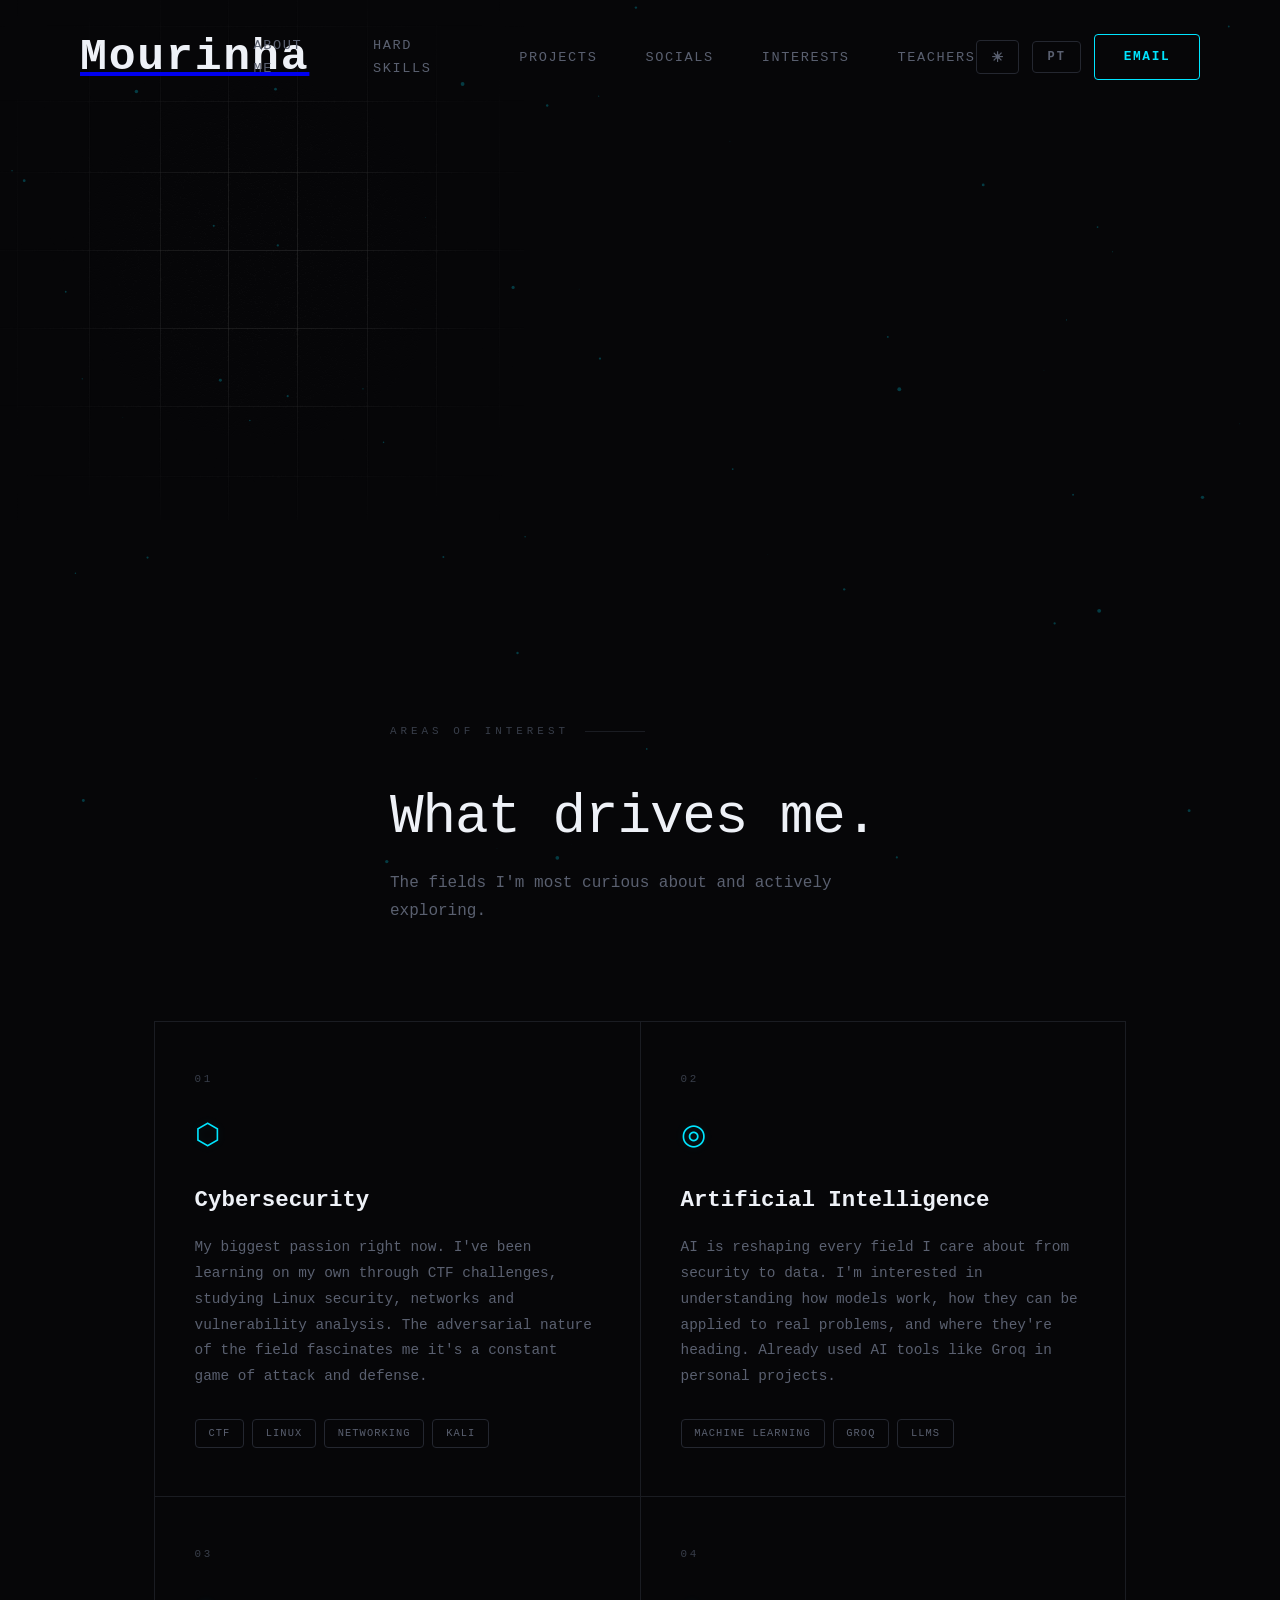
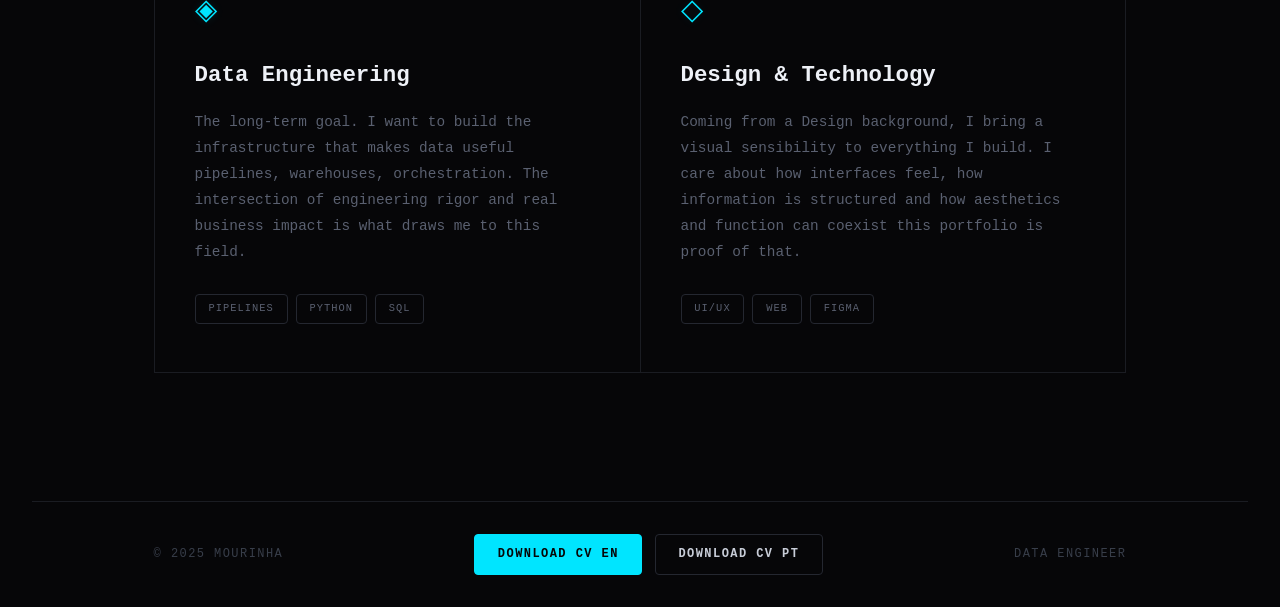
<file: interests.html>
<!DOCTYPE html>
<html lang="en">
<head>
    <meta charset="UTF-8">
    <meta name="viewport" content="width=device-width, initial-scale=1.0">
    <title>Interests Mourinha</title>
    <link rel="stylesheet" href="style.css">
    <link rel="icon" href="favicon.png">
        <script>(function(){var t=localStorage.getItem("mourinha_theme");var l=localStorage.getItem("mourinha_lang");if(t==="light")document.documentElement.setAttribute("data-theme","light");if(l)document.documentElement.setAttribute("lang",l);}());</script>
</head>
<body>
    <img class="image-gradient" src="gradient.png" alt="gradient">
    <div class="layer-blur"></div>
    <div class="container">
        <header>
            <a href="index.html"><h1 class="logo">Mourinha</h1></a>
            <nav>
                <a href="index.html#about"    data-i18n="nav.about">About Me</a>
                <a href="index.html#skills"   data-i18n="nav.skills">Hard Skills</a>
                <a href="index.html#projects" data-i18n="nav.projects">Projects</a>
                <a href="index.html#socials"  data-i18n="nav.socials">Socials</a>
                <a href="interests.html" class="active" data-i18n="nav.interests">Interests</a>
                <a href="teachers.html" data-i18n="nav.teachers">Teachers</a>
            </nav>
            <div class="header-actions">
                <button class="theme-toggle" id="themeToggle">☀</button>
                <button class="lang-toggle" id="langToggle">PT</button>
                <a class="btn-signing" href="mailto:jpsm3@cesar.school">EMAIL</a>
            </div>
        </header>

        <main class="subpage-main">
            <section class="subpage-hero reveal">
                <div class="section-label" data-i18n="interests.label">Areas of Interest</div>
                <h1 data-i18n="interests.title">What drives me.</h1>
                <p data-i18n="interests.subtitle">The fields I'm most curious about and actively exploring.</p>
            </section>

            <section class="interests-section">
                <div class="section-inner">
                    <div class="interests-grid">

                        <article class="interest-card reveal">
                            <div class="interest-number">01</div>
                            <div class="interest-icon">⬡</div>
                            <h2 data-i18n="interests.cyber.title">Cybersecurity</h2>
                            <p data-i18n="interests.cyber.desc">My biggest passion right now. I've been learning on my own through CTF challenges, studying Linux security, networks and vulnerability analysis. The adversarial nature of the field fascinates me it's a constant game of attack and defense.</p>
                            <div class="interest-tags">
                                <span>CTF</span><span>Linux</span><span>Networking</span><span>Kali</span>
                            </div>
                        </article>

                        <article class="interest-card reveal">
                            <div class="interest-number">02</div>
                            <div class="interest-icon">◎</div>
                            <h2 data-i18n="interests.ai.title">Artificial Intelligence</h2>
                            <p data-i18n="interests.ai.desc">AI is reshaping every field I care about from security to data. I'm interested in understanding how models work, how they can be applied to real problems, and where they're heading. Already used AI tools like Groq in personal projects.</p>
                            <div class="interest-tags">
                                <span>Machine Learning</span><span>Groq</span><span>LLMs</span>
                            </div>
                        </article>

                        <article class="interest-card reveal">
                            <div class="interest-number">03</div>
                            <div class="interest-icon">◈</div>
                            <h2 data-i18n="interests.data.title">Data Engineering</h2>
                            <p data-i18n="interests.data.desc">The long-term goal. I want to build the infrastructure that makes data useful pipelines, warehouses, orchestration. The intersection of engineering rigor and real business impact is what draws me to this field.</p>
                            <div class="interest-tags">
                                <span>Pipelines</span><span>Python</span><span>SQL</span>
                            </div>
                        </article>

                        <article class="interest-card reveal">
                            <div class="interest-number">04</div>
                            <div class="interest-icon">◇</div>
                            <h2 data-i18n="interests.design.title">Design & Technology</h2>
                            <p data-i18n="interests.design.desc">Coming from a Design background, I bring a visual sensibility to everything I build. I care about how interfaces feel, how information is structured and how aesthetics and function can coexist this portfolio is proof of that.</p>
                            <div class="interest-tags">
                                <span>UI/UX</span><span>Web</span><span>Figma</span>
                            </div>
                        </article>

                    </div>
                </div>
            </section>

            <footer class="site-footer">
                <span>© 2025 Mourinha</span>
                <div class="footer-cv">
                    <a href="Curriculo_em_ingles.pdf" download class="cv-btn" data-i18n="footer.cv_en">Download CV EN</a>
                    <a href="Curriculo_em_portugues.pdf" download class="cv-btn" data-i18n="footer.cv_pt">Download CV PT</a>
                </div>
                <span data-i18n="footer.role">Data Engineer</span>
            </footer>
        </main>
    </div>
    <script src="script.js"></script>
</body>
</html>
</file>
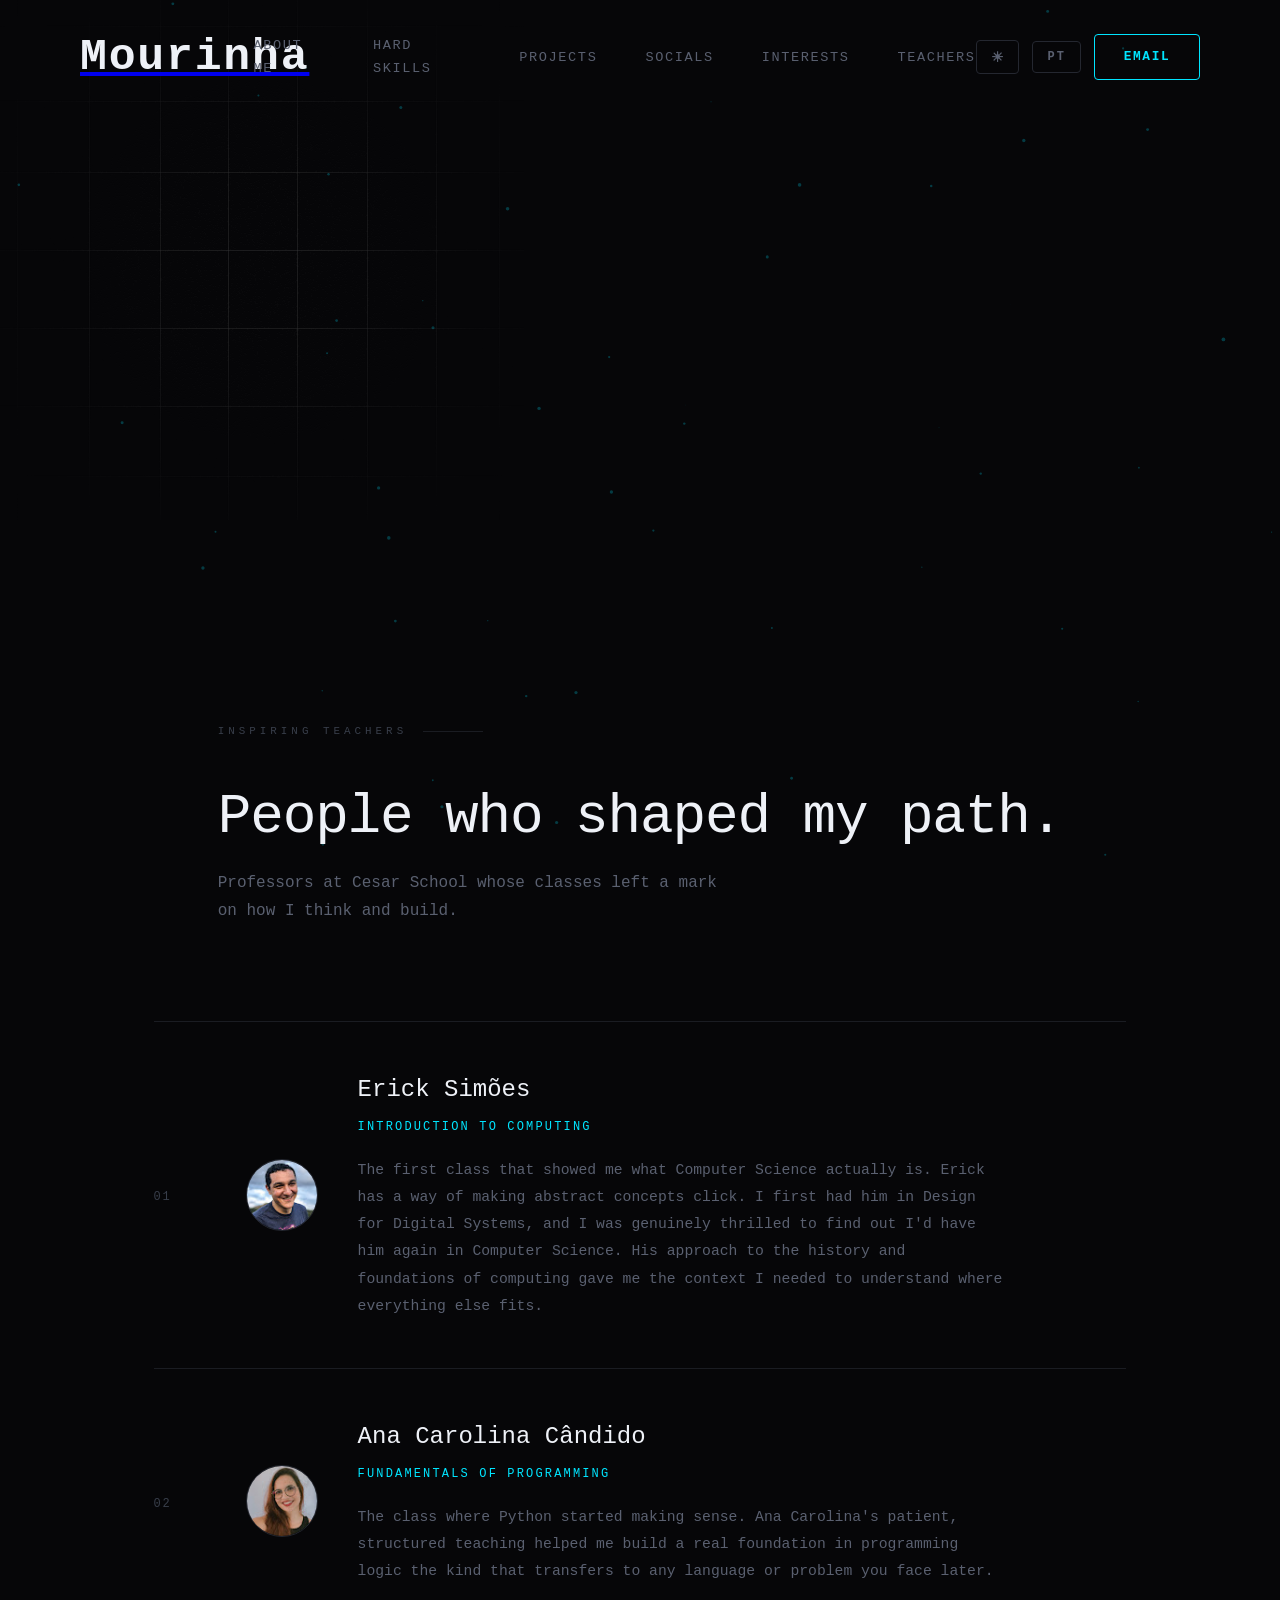
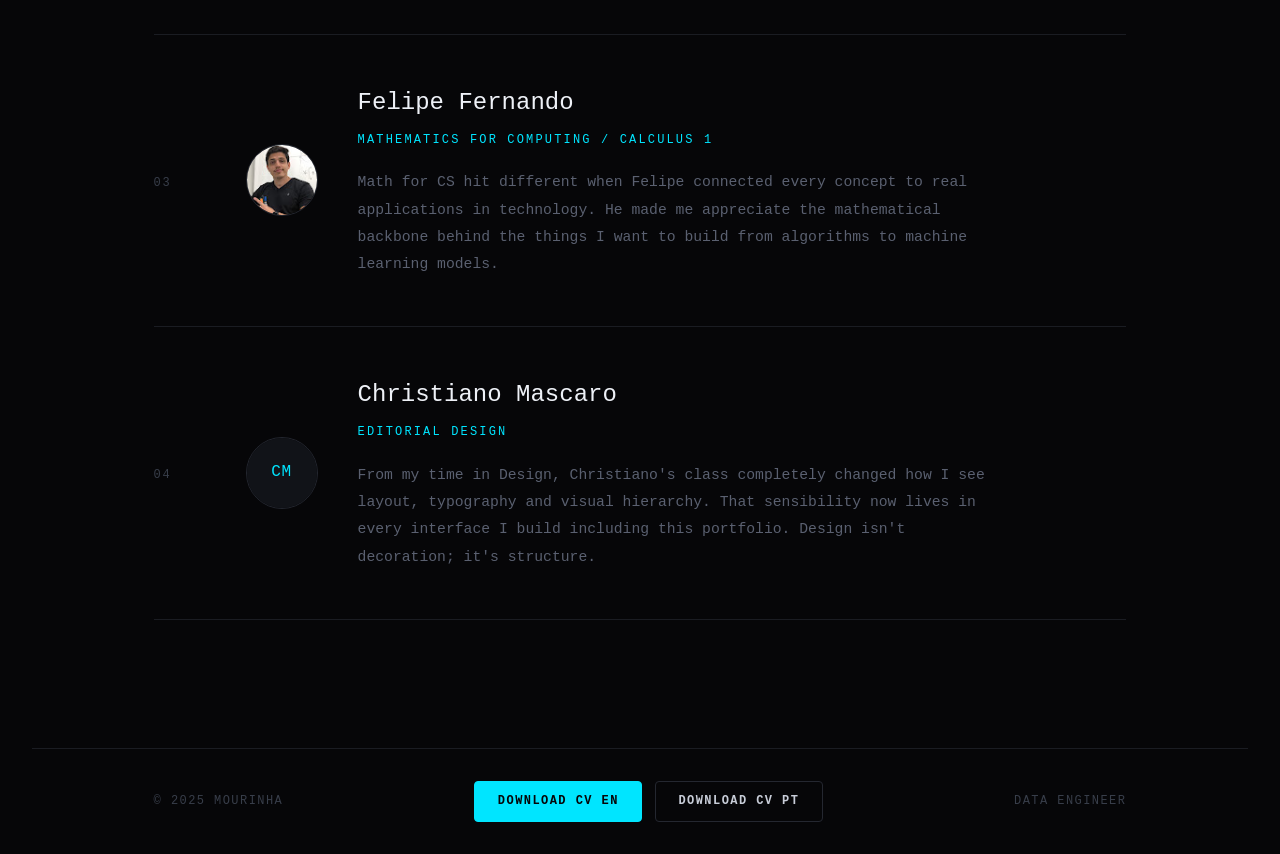
<file: teachers.html>
<!DOCTYPE html>
<html lang="en">
<head>
    <meta charset="UTF-8">
    <meta name="viewport" content="width=device-width, initial-scale=1.0">
    <title>Teachers Mourinha</title>
    <link rel="stylesheet" href="style.css">
    <link rel="icon" href="favicon.png">
        <script>(function(){var t=localStorage.getItem("mourinha_theme");var l=localStorage.getItem("mourinha_lang");if(t==="light")document.documentElement.setAttribute("data-theme","light");if(l)document.documentElement.setAttribute("lang",l);}());</script>
</head>
<body>
    <img class="image-gradient" src="gradient.png" alt="gradient">
    <div class="layer-blur"></div>
    <div class="container">
        <header>
            <a href="index.html"><h1 class="logo">Mourinha</h1></a>
            <nav>
                <a href="index.html#about"    data-i18n="nav.about">About Me</a>
                <a href="index.html#skills"   data-i18n="nav.skills">Hard Skills</a>
                <a href="index.html#projects" data-i18n="nav.projects">Projects</a>
                <a href="index.html#socials"  data-i18n="nav.socials">Socials</a>
                <a href="interests.html" data-i18n="nav.interests">Interests</a>
                <a href="teachers.html" class="active" data-i18n="nav.teachers">Teachers</a>
            </nav>
            <div class="header-actions">
                <button class="theme-toggle" id="themeToggle">☀</button>
                <button class="lang-toggle" id="langToggle">PT</button>
                <a class="btn-signing" href="mailto:jpsm3@cesar.school">EMAIL</a>
            </div>
        </header>

        <main class="subpage-main">
            <section class="subpage-hero reveal">
                <div class="section-label" data-i18n="teachers.label">Inspiring Teachers</div>
                <h1 data-i18n="teachers.title">People who shaped my path.</h1>
                <p data-i18n="teachers.subtitle">Professors at Cesar School whose classes left a mark on how I think and build.</p>
            </section>

            <section class="teachers-section">
                <div class="section-inner">
                    <div class="teachers-list">

                        <article class="teacher-card reveal">
                            <div class="teacher-number">01</div>
                            <div class="teacher-photo">
                                <img src="[data-uri]" alt="Erick Simões">
                            </div>
                            <div class="teacher-body">
                                <h2>Erick Simões</h2>
                                <div class="teacher-subject" data-i18n="teachers.t1.subject">Introduction to Computing</div>
                                <p data-i18n="teachers.t1.desc">The first class that showed me what Computer Science actually is. Erick has a way of making abstract concepts click. I first had him in Design for Digital Systems, and I was genuinely thrilled to find out I'd have him again in Computer Science. His approach to the history and foundations of computing gave me the context I needed to understand where everything else fits.</p>
                            </div>
                        </article>

                        <article class="teacher-card reveal">
                            <div class="teacher-number">02</div>
                            <div class="teacher-photo">
                                <img src="[data-uri]" alt="Ana Carolina Cândido">
                            </div>
                            <div class="teacher-body">
                                <h2>Ana Carolina Cândido</h2>
                                <div class="teacher-subject" data-i18n="teachers.t2.subject">Fundamentals of Programming</div>
                                <p data-i18n="teachers.t2.desc">The class where Python started making sense. Ana Carolina's patient, structured teaching helped me build a real foundation in programming logic the kind that transfers to any language or problem you face later.</p>
                            </div>
                        </article>

                        <article class="teacher-card reveal">
                            <div class="teacher-number">03</div>
                            <div class="teacher-photo">
                                <img src="[data-uri]" alt="Felipe Fernando">
                            </div>
                            <div class="teacher-body">
                                <h2>Felipe Fernando</h2>
                                <div class="teacher-subject" data-i18n="teachers.t3.subject">Mathematics for Computing / Calculus 1</div>
                                <p data-i18n="teachers.t3.desc">Math for CS hit different when Felipe connected every concept to real applications in technology. He made me appreciate the mathematical backbone behind the things I want to build from algorithms to machine learning models.</p>
                            </div>
                        </article>

                        <article class="teacher-card reveal">
                            <div class="teacher-number">04</div>
                            <div class="teacher-photo teacher-photo-avatar">
                                <div class="teacher-avatar">CM</div>
                            </div>
                            <div class="teacher-body">
                                <h2>Christiano Mascaro</h2>
                                <div class="teacher-subject" data-i18n="teachers.t4.subject">Editorial Design</div>
                                <p data-i18n="teachers.t4.desc">From my time in Design, Christiano's class completely changed how I see layout, typography and visual hierarchy. That sensibility now lives in every interface I build including this portfolio. Design isn't decoration; it's structure.</p>
                            </div>
                        </article>

                    </div>
                </div>
            </section>

            <footer class="site-footer">
                <span>© 2025 Mourinha</span>
                <div class="footer-cv">
                    <a href="Curriculo_em_ingles.pdf" download class="cv-btn" data-i18n="footer.cv_en">Download CV EN</a>
                    <a href="Curriculo_em_portugues.pdf" download class="cv-btn" data-i18n="footer.cv_pt">Download CV PT</a>
                </div>
                <span data-i18n="footer.role">Data Engineer</span>
            </footer>
        </main>
    </div>
    <script src="script.js"></script>
</body>
</html>
</file>
<file: style.css>
* {
    margin: 0;
    padding: 0;
    box-sizing: border-box;
}

:root {
    --bg:        #060608;
    --bg2:       #0b0c0f;
    --bg3:       #111318;
    --border:    #1a1c22;
    --border2:   #242730;
    --text:      #c8cdd8;
    --text-dim:  #5a6070;
    --text-mute: #383e4a;
    --accent:    #00e5ff;
    --accent2:   #0099cc;
    --accent-glow: rgba(0, 229, 255, 0.12);
    --red:       #e8192c;
    --white:     #eef1f7;
}

body {
    font-family: 'Courier New', 'Consolas', 'Menlo', monospace;
    background-color: var(--bg);
    color: var(--text);
    min-height: 100vh;
    line-height: 1.7;
    font-size: 16px;
    -webkit-font-smoothing: antialiased;
}

.scanlines {
    position: fixed;
    top: 0; left: 0;
    width: 100%; height: 100%;
    background: repeating-linear-gradient(
        0deg,
        transparent,
        transparent 2px,
        rgba(0, 0, 0, 0.04) 2px,
        rgba(0, 0, 0, 0.04) 4px
    );
    pointer-events: none;
    z-index: 9998;
}

.container {
    width: 100%;
    margin: 0 auto;
    padding: 0 2rem;
    position: relative;
}

header {
    display: flex;
    justify-content: space-between;
    align-items: center;
    padding: 1.2rem 5rem;
    position: fixed;
    top: 0; left: 0;
    width: 100%;
    z-index: 999;
    transition: background-color 0.3s ease;
}

header.scrolled {
    background-color: rgba(6, 6, 8, 0.92);
    backdrop-filter: blur(16px);
    border-bottom: 1px solid var(--border);
}

header h1 {
    margin: 0;
    font-size: 2.8rem;
    font-weight: 700;
    color: var(--white);
    letter-spacing: 0.04em;
    font-family: 'Courier New', monospace;
}

nav {
    display: flex;
    align-items: center;
    gap: 3rem;
    margin-left: -5%;
}

nav a {
    font-size: 0.85rem;
    letter-spacing: 0.1rem;
    transition: color 0.2s ease;
    text-decoration: none;
    color: var(--text-dim);
    text-transform: uppercase;
    font-family: 'Courier New', monospace;
}

nav a:hover, nav a.active {
    color: var(--accent);
    text-shadow: 0 0 8px var(--accent);
}

.header-actions {
    display: flex;
    align-items: center;
    gap: 0.8rem;
}

.lang-toggle {
    background: transparent;
    color: var(--text-dim);
    border: 1px solid var(--border2);
    padding: 0.5rem 0.9rem;
    border-radius: 4px;
    font-size: 0.75rem;
    font-weight: 600;
    letter-spacing: 0.12rem;
    cursor: pointer;
    transition: color 0.2s, border-color 0.2s;
    font-family: 'Courier New', monospace;
    text-transform: uppercase;
}

.lang-toggle:hover {
    color: var(--accent);
    border-color: var(--accent);
    box-shadow: 0 0 10px var(--accent-glow);
}

.btn-signing {
    display: inline-block;
    text-decoration: none;
    background-color: transparent;
    color: var(--accent);
    padding: 0.7rem 1.8rem;
    border-radius: 4px;
    border: 1px solid var(--accent);
    font-size: 0.8rem;
    font-weight: 600;
    letter-spacing: 0.1rem;
    transition: background-color 0.2s, box-shadow 0.2s;
    cursor: pointer;
    font-family: 'Courier New', monospace;
    text-transform: uppercase;
}

.btn-signing:hover {
    background-color: var(--accent-glow);
    box-shadow: 0 0 16px var(--accent-glow);
}

main {
    display: flex;
    flex-direction: column;
}

.hero-wrapper {
    position: relative;
    height: 100vh;
    overflow: hidden;
    display: flex;
    align-items: center;
}

.hero-wrapper::before {
    content: "";
    position: absolute;
    inset: 0;
    background-image:
        linear-gradient(var(--border) 1px, transparent 1px),
        linear-gradient(90deg, var(--border) 1px, transparent 1px);
    background-size: 60px 60px;
    opacity: 0.25;
    z-index: 0;
    pointer-events: none;
}

.hero-wrapper::after {
    content: "";
    position: absolute;
    bottom: 0; left: 0;
    width: 100%; height: 200px;
    background: linear-gradient(to bottom, transparent, var(--bg));
    z-index: 3;
    pointer-events: none;
}

.content {
    max-width: 42rem;
    margin-left: 10%;
    position: relative;
    z-index: 4;
    padding-top: 6rem;
}

.tag-box {
    position: relative;
    width: 18rem;
    height: 2.5rem;
    border-radius: 4px;
    background: linear-gradient(to right,
        var(--border2), var(--accent2), var(--accent),
        var(--accent2), var(--border2));
    background-size: 200%;
    animation: animationGradient 3s linear infinite;
    box-shadow: 0 0 20px rgba(0, 229, 255, 0.15);
}

@keyframes animationGradient {
    to { background-position: 200%; }
}

.tag-box .tag {
    position: absolute;
    inset: 1px;
    background-color: var(--bg);
    border-radius: 3px;
    display: flex;
    align-items: center;
    justify-content: center;
    font-size: 0.72rem;
    letter-spacing: 0.25rem;
    font-weight: 600;
    color: var(--text-dim);
    transition: 0.3s ease;
    cursor: pointer;
    font-family: 'Courier New', monospace;
    text-transform: uppercase;
}

.tag-box .tag:hover { color: var(--accent); }

.content h1, .title {
    font-size: 3.6rem;
    font-weight: 700;
    letter-spacing: 0.04em;
    margin: 1.8rem 0;
    line-height: 1.15;
    color: var(--white);
    text-shadow: 0 0 40px rgba(0, 229, 255, 0.1);
    font-family: 'Courier New', monospace;
}

.cursor {
    animation: blink 1s step-end infinite;
    color: var(--accent);
}

@keyframes blink {
    0%, 100% { opacity: 1; }
    50%       { opacity: 0; }
}

.description {
    font-size: 1rem;
    line-height: 1.75;
    max-width: 34rem;
    color: var(--text-dim);
    font-family: 'Courier New', monospace;
}

.buttons {
    display: flex;
    gap: 1rem;
    margin-top: 2.5rem;
}

.btn-get-started {
    text-decoration: none;
    color: var(--text);
    border: 1px solid var(--border2);
    padding: 0.75rem 1.4rem;
    border-radius: 4px;
    font-size: 0.9rem;
    font-weight: 500;
    letter-spacing: 0.06em;
    transition: border-color 0.2s ease, color 0.2s ease, box-shadow 0.2s;
    font-family: 'Courier New', monospace;
}

.btn-get-started:hover {
    border-color: var(--accent);
    color: var(--accent);
    box-shadow: 0 0 12px var(--accent-glow);
}

.btn-signing-main {
    text-decoration: none;
    background-color: var(--accent);
    color: var(--bg);
    padding: 0.75rem 2.5rem;
    border-radius: 4px;
    font-size: 0.9rem;
    font-weight: 700;
    letter-spacing: 0.06em;
    transition: background-color 0.2s ease, box-shadow 0.2s;
    font-family: 'Courier New', monospace;
}

.btn-signing-main:hover {
    background-color: #33ecff;
    box-shadow: 0 0 20px rgba(0, 229, 255, 0.35);
}

.spotify-popup {
    position: absolute;
    right: 10%;
    top: 50%;
    transform: translateY(-50%);
    z-index: 5;
    background: rgba(10, 12, 16, 0.85);
    border: 1px solid var(--border2);
    border-radius: 20px;
    padding: 1.8rem 2rem 1.4rem;
    width: 420px;
    backdrop-filter: blur(20px);
    box-shadow:
        0 8px 40px rgba(0,0,0,0.6),
        0 0 0 1px rgba(0,229,255,0.04),
        inset 0 1px 0 rgba(255,255,255,0.04);
    animation: popupFloat 6s ease-in-out infinite;
    cursor: default;
    user-select: none;
}

@keyframes popupFloat {
    0%, 100% { transform: translateY(-50%); }
    50%       { transform: translateY(calc(-50% - 10px)); }
}

.spotify-popup-inner {
    display: flex;
    gap: 1.4rem;
    align-items: center;
    margin-bottom: 1rem;
}

.spotify-album-art {
    width: 90px;
    height: 90px;
    border-radius: 12px;
    border: 1px solid #3a0008;
    flex-shrink: 0;
    overflow: hidden;
    position: relative;
    background-image: url('[data-uri]');
    background-size: cover;
    background-position: center;
}

.spotify-rhcp-logo {
    display: none;
}

.spotify-info {
    flex: 1;
    min-width: 0;
}

.spotify-label {
    font-size: 0.65rem;
    letter-spacing: 0.2em;
    color: #1db954;
    text-transform: uppercase;
    margin-bottom: 0.3rem;
    font-family: 'Courier New', monospace;
}

.spotify-track {
    font-size: 1.15rem;
    font-weight: 700;
    color: var(--white);
    white-space: nowrap;
    overflow: hidden;
    text-overflow: ellipsis;
    font-family: 'Courier New', monospace;
    letter-spacing: 0.02em;
}

.spotify-artist {
    font-size: 0.88rem;
    color: var(--text-dim);
    margin-top: 0.2rem;
    font-family: 'Courier New', monospace;
}

.spotify-bar {
    height: 4px;
    background: var(--border2);
    border-radius: 2px;
    margin: 0.9rem 0 0.7rem;
    overflow: hidden;
}

.spotify-bar-fill {
    height: 100%;
    background: linear-gradient(to right, #1db954, #1ed760);
    border-radius: 2px;
    width: 0%;
    transition: width 0.1s linear;
}

.spotify-controls {
    display: flex;
    align-items: center;
    gap: 0.8rem;
}

.spotify-btn-ctrl {
    background: none;
    border: none;
    color: var(--text-dim);
    font-size: 1rem;
    cursor: pointer;
    padding: 0.25rem 0.4rem;
    border-radius: 4px;
    transition: color 0.2s;
    line-height: 1;
}

.spotify-btn-ctrl:hover { color: var(--white); }

.spotify-btn-play {
    background: #1db954;
    border: none;
    color: #000;
    font-size: 0.9rem;
    cursor: pointer;
    width: 36px;
    height: 36px;
    border-radius: 50%;
    display: flex;
    align-items: center;
    justify-content: center;
    transition: background 0.2s, transform 0.1s;
    line-height: 1;
    padding: 0;
    padding-left: 2px;
}

.spotify-btn-play:hover {
    background: #1ed760;
    transform: scale(1.08);
}

.spotify-eq {
    display: flex;
    align-items: flex-end;
    justify-content: flex-end;
    gap: 4px;
    height: 18px;
    opacity: 0.5;
}

.spotify-eq span {
    display: block;
    width: 4px;
    background: #1db954;
    border-radius: 1px;
    animation: eqBounce 0.8s ease-in-out infinite alternate;
}

.spotify-eq span:nth-child(1) { height: 8px;  animation-delay: 0s;    animation-duration: 0.6s; }
.spotify-eq span:nth-child(2) { height: 16px; animation-delay: 0.15s; animation-duration: 0.8s; }
.spotify-eq span:nth-child(3) { height: 10px; animation-delay: 0.3s;  animation-duration: 0.5s; }
.spotify-eq span:nth-child(4) { height: 13px; animation-delay: 0.1s;  animation-duration: 0.7s; }

@keyframes eqBounce {
    from { transform: scaleY(0.3); }
    to   { transform: scaleY(1); }
}

.spotify-eq.paused span {
    animation-play-state: paused;
}

.page-section {
    padding: 9rem 10%;
    position: relative;
}

.section-inner {
    max-width: 1100px;
    margin: 0 auto;
}

.section-label {
    font-size: 0.68rem;
    letter-spacing: 0.25rem;
    color: var(--text-mute);
    text-transform: uppercase;
    margin-bottom: 2.8rem;
    display: flex;
    align-items: center;
    gap: 1rem;
    font-family: 'Courier New', monospace;
}

.section-label::after {
    content: "";
    flex: 1;
    max-width: 60px;
    height: 1px;
    background: var(--border);
}

.page-section h2 {
    font-size: 2.8rem;
    font-weight: 300;
    letter-spacing: -0.01em;
    margin-bottom: 3rem;
    line-height: 1.2;
    color: var(--white);
    font-family: 'Courier New', monospace;
}

.about-section { border-top: 1px solid var(--border); }

.about-grid {
    display: grid;
    grid-template-columns: 1fr 1fr;
    gap: 6rem;
    align-items: start;
}

.about-left h2 {
    font-size: 2.6rem;
    font-weight: 300;
    margin-bottom: 2rem;
    line-height: 1.25;
    color: var(--white);
    font-family: 'Courier New', monospace;
}

.about-left h2 .accent {
    color: var(--accent);
    font-style: italic;
}

.about-left p {
    color: var(--text-dim);
    font-size: 0.95rem;
    margin-bottom: 1.4rem;
    line-height: 1.85;
    max-width: 440px;
}

.about-right {
    display: flex;
    flex-direction: column;
    padding-top: 0.5rem;
}

.about-stat {
    display: flex;
    align-items: baseline;
    gap: 1.5rem;
    padding: 2rem 0;
    border-bottom: 1px solid var(--border);
}

.about-stat:first-child { border-top: 1px solid var(--border); }

.stat-number {
    font-size: 2.8rem;
    font-weight: 200;
    letter-spacing: -0.03em;
    color: var(--accent);
    min-width: 90px;
    font-family: 'Courier New', monospace;
    text-shadow: 0 0 20px var(--accent-glow);
}

.stat-label {
    font-size: 0.82rem;
    color: var(--text-dim);
    letter-spacing: 0.1rem;
    text-transform: uppercase;
    line-height: 1.4;
    font-family: 'Courier New', monospace;
}

.github-card {
    display: block;
    text-decoration: none;
    margin-top: 2rem;
    background: var(--bg2);
    border: 1px solid var(--border2);
    border-radius: 10px;
    padding: 1.4rem;
    transition: border-color 0.2s, transform 0.2s, box-shadow 0.2s;
}

.github-card:hover {
    border-color: var(--accent);
    transform: translateY(-2px);
    box-shadow: 0 4px 20px var(--accent-glow);
}

.github-card-header {
    display: flex;
    align-items: center;
    gap: 0.9rem;
    margin-bottom: 1.2rem;
}

.github-card-avatar {
    width: 40px;
    height: 40px;
    border-radius: 50%;
    background: linear-gradient(135deg, var(--accent2), var(--accent));
    display: flex;
    align-items: center;
    justify-content: center;
    font-size: 0.75rem;
    font-weight: 700;
    color: var(--bg);
    flex-shrink: 0;
    font-family: 'Courier New', monospace;
}

.github-card-name {
    font-size: 0.95rem;
    color: var(--white);
    font-weight: 600;
    font-family: 'Courier New', monospace;
}

.github-card-url {
    font-size: 0.78rem;
    color: var(--text-mute);
    font-family: 'Courier New', monospace;
}

.github-card-status {
    margin-left: auto;
    font-size: 0.72rem;
    color: #4ade80;
    background: rgba(74,222,128,0.08);
    border: 1px solid rgba(74,222,128,0.2);
    padding: 0.25rem 0.6rem;
    border-radius: 50px;
    white-space: nowrap;
    font-family: 'Courier New', monospace;
}

.github-card-stats {
    display: grid;
    grid-template-columns: repeat(3, 1fr);
    gap: 0.5rem;
    margin-bottom: 1.2rem;
}

.github-stat-item {
    background: var(--bg3);
    border-radius: 6px;
    padding: 0.7rem;
    text-align: center;
    border: 1px solid var(--border);
}

.github-stat-num {
    display: block;
    font-size: 1.2rem;
    font-weight: 300;
    color: var(--accent);
    font-family: 'Courier New', monospace;
}

.github-stat-label {
    font-size: 0.65rem;
    color: var(--text-mute);
    text-transform: uppercase;
    letter-spacing: 0.06em;
    font-family: 'Courier New', monospace;
}

.github-card-langs {
    display: flex;
    flex-direction: column;
    gap: 0.6rem;
}

.github-lang-item {
    display: flex;
    align-items: center;
    gap: 0.7rem;
    font-size: 0.8rem;
}

.github-lang-name {
    color: var(--text-dim);
    width: 80px;
    flex-shrink: 0;
    font-family: 'Courier New', monospace;
}

.github-lang-bar {
    flex: 1;
    height: 4px;
    background: var(--border2);
    border-radius: 2px;
    overflow: hidden;
}

.github-lang-fill {
    height: 100%;
    border-radius: 2px;
    transition: width 1s ease;
}

.github-lang-pct {
    color: var(--text-mute);
    font-size: 0.72rem;
    width: 32px;
    text-align: right;
    font-family: 'Courier New', monospace;
}

.skills-section { border-top: 1px solid var(--border); }

.skills-grid {
    display: grid;
    grid-template-columns: repeat(2, 1fr);
    gap: 1px;
    background: var(--border);
    border: 1px solid var(--border);
}

.skill-card {
    background: var(--bg);
    padding: 2.8rem 2.4rem;
    transition: background 0.25s ease;
    cursor: default;
}

.skill-card:hover {
    background: var(--bg2);
}

.skill-icon {
    font-size: 1.3rem;
    color: var(--accent);
    margin-bottom: 1.3rem;
    display: block;
    text-shadow: 0 0 10px var(--accent-glow);
}

.skill-card h3 {
    font-size: 1rem;
    font-weight: 500;
    letter-spacing: 0.05em;
    margin-bottom: 0.6rem;
    color: var(--white);
    font-family: 'Courier New', monospace;
}

.skill-card p {
    font-size: 0.9rem;
    color: var(--text-dim);
    line-height: 1.7;
}

.projects-section { border-top: 1px solid var(--border); }

.projects-list {
    display: flex;
    flex-direction: column;
}

.project-item {
    display: grid;
    grid-template-columns: 60px 1fr auto;
    gap: 3rem;
    align-items: center;
    padding: 2.8rem 0;
    border-bottom: 1px solid var(--border);
    transition: padding-left 0.25s ease;
    cursor: default;
}

.project-item:first-child { border-top: 1px solid var(--border); }
.project-item:hover { padding-left: 1rem; }

.project-number {
    font-size: 0.8rem;
    color: var(--text-mute);
    letter-spacing: 0.15em;
    font-variant-numeric: tabular-nums;
    font-family: 'Courier New', monospace;
}

.project-info h3 {
    font-size: 1.2rem;
    font-weight: 400;
    margin-bottom: 0.5rem;
    color: var(--white);
    font-family: 'Courier New', monospace;
}

.project-info p {
    font-size: 0.92rem;
    color: var(--text-dim);
    max-width: 500px;
    line-height: 1.75;
}

.project-tags {
    display: flex;
    gap: 0.5rem;
    flex-wrap: wrap;
    justify-content: flex-end;
}

.project-tags span {
    font-size: 0.68rem;
    letter-spacing: 0.08em;
    color: var(--text-dim);
    border: 1px solid var(--border2);
    padding: 0.3rem 0.8rem;
    border-radius: 4px;
    text-transform: uppercase;
    font-family: 'Courier New', monospace;
}

.projects-grid {
    display: grid;
    grid-template-columns: repeat(2, 1fr);
    gap: 1.5rem;
    overflow: visible;
}

.project-card {
    background: var(--bg2);
    border: 1px solid var(--border);
    border-radius: 10px;
    overflow: hidden;
    text-decoration: none;
    transition: border-color 0.25s, transform 0.25s, box-shadow 0.25s;
    display: flex;
    flex-direction: column;
}

.project-card:hover {
    border-color: var(--accent);
    transform: scale(1.04);
    box-shadow: 0 12px 40px var(--accent-glow);
}

/* Remove the image-only zoom since the whole card scales now */
.project-card-img {
    width: 100%;
    height: 180px;
    background-size: cover;
    background-position: center top;
    background-color: var(--bg3);
    transition: none;
}
.project-card:hover .project-card-img {
    transform: none;
}

.project-img-hyrox {
    background: linear-gradient(135deg, #040a04 0%, #0a180a 100%);
    display: flex; align-items: center; justify-content: center;
    position: relative; overflow: hidden;
}
.project-img-hyrox::after {
    content: "HYROX PLANNER";
    position: absolute;
    font-family: 'Courier New', monospace;
    font-size: 0.7rem;
    letter-spacing: 0.3em;
    color: var(--accent);
    text-align: center;
    padding: 1rem;
    text-shadow: 0 0 10px var(--accent-glow);
}

.project-img-bloom {
    background: linear-gradient(135deg, #f5e6d3 0%, #e8c99a 100%);
    display: flex; align-items: center; justify-content: center; position: relative;
}
.project-img-bloom::after {
    content: "🌱 Bloom";
    font-size: 1.4rem;
    font-weight: 600;
    color: #3a6b35;
}

.project-img-bitsy {
    background: linear-gradient(135deg, #03030a 0%, #08081e 100%);
    display: flex; align-items: center; justify-content: center; position: relative;
}
.project-img-bitsy::after {
    content: "◼ ◻ ◼\A◻ ◼ ◻\A◼ ◻ ◼";
    white-space: pre;
    font-size: 1.4rem;
    color: var(--accent);
    text-align: center;
    line-height: 1.6;
    text-shadow: 0 0 10px var(--accent-glow);
}

.project-img-portfolio {
    background: linear-gradient(135deg, var(--bg) 0%, #040c10 100%);
    display: flex; align-items: center; justify-content: center; position: relative;
}
.project-img-portfolio::after {
    content: "Mourinha";
    font-size: 1.6rem;
    font-weight: 700;
    color: var(--accent);
    letter-spacing: 0.08em;
    font-family: 'Courier New', monospace;
    text-shadow: 0 0 20px var(--accent-glow);
}

.project-card-body {
    padding: 1.3rem;
    display: flex;
    flex-direction: column;
    gap: 0.5rem;
    flex: 1;
}

.project-card-body h3 {
    font-size: 1rem;
    font-weight: 600;
    color: var(--white);
    font-family: 'Courier New', monospace;
}

.project-card-body p {
    font-size: 0.85rem;
    color: var(--text-dim);
    line-height: 1.7;
    flex: 1;
}

.project-card-tags {
    display: flex;
    gap: 0.4rem;
    flex-wrap: wrap;
    margin-bottom: 0.2rem;
}

.project-card-tags span {
    font-size: 0.65rem;
    letter-spacing: 0.06em;
    color: var(--text-dim);
    border: 1px solid var(--border2);
    padding: 0.2rem 0.65rem;
    border-radius: 4px;
    text-transform: uppercase;
    font-family: 'Courier New', monospace;
}

.project-card-link {
    font-size: 0.82rem;
    color: var(--accent);
    margin-top: 0.5rem;
    display: inline-block;
    font-family: 'Courier New', monospace;
}

a.project-item {
    display: grid;
    text-decoration: none;
    color: inherit;
}
a.project-item:hover .project-info h3 { color: var(--accent); }

.socials-section { border-top: 1px solid var(--border); }

.socials-sub {
    color: var(--text-dim);
    font-size: 0.95rem;
    line-height: 1.7;
    margin-top: -2rem;
    margin-bottom: 3rem;
    font-family: 'Courier New', monospace;
}

.socials-grid { display: flex; flex-direction: column; }

.social-card {
    display: flex;
    align-items: center;
    gap: 2rem;
    padding: 2.2rem 0;
    border-bottom: 1px solid var(--border);
    text-decoration: none;
    color: inherit;
    transition: padding-left 0.25s ease;
}
.social-card:first-child { border-top: 1px solid var(--border); }
.social-card:hover { padding-left: 1rem; }
.social-card:hover .social-arrow { transform: translateX(6px); color: var(--accent); }

.social-icon {
    font-size: 1.4rem;
    color: var(--accent);
    width: 2.5rem;
    text-align: center;
    flex-shrink: 0;
    text-shadow: 0 0 8px var(--accent-glow);
}

.social-card div h3 {
    font-size: 1.1rem;
    font-weight: 500;
    color: var(--white);
    margin-bottom: 0.15rem;
    font-family: 'Courier New', monospace;
}

.social-card div p {
    font-size: 0.85rem;
    color: var(--text-dim);
    font-family: 'Courier New', monospace;
}

.social-arrow {
    margin-left: auto;
    font-size: 1.2rem;
    color: var(--text-mute);
    transition: transform 0.25s ease, color 0.25s ease;
}

.site-footer {
    border-top: 1px solid var(--border);
    padding: 2rem 10%;
    display: flex;
    justify-content: space-between;
    align-items: center;
    flex-wrap: wrap;
    gap: 1rem;
    font-size: 0.75rem;
    color: var(--text-mute);
    letter-spacing: 0.12em;
    text-transform: uppercase;
    font-family: 'Courier New', monospace;
}

.footer-cv { display: flex; gap: 0.8rem; flex-wrap: wrap; }

.cv-btn {
    text-decoration: none;
    color: var(--text);
    border: 1px solid var(--border2);
    padding: 0.6rem 1.4rem;
    border-radius: 4px;
    font-size: 0.75rem;
    font-weight: 600;
    letter-spacing: 0.12em;
    transition: color 0.2s, border-color 0.2s, box-shadow 0.2s;
    background: transparent;
    font-family: 'Courier New', monospace;
    text-transform: uppercase;
}

.cv-btn:first-child {
    background: var(--accent);
    color: var(--bg);
    border-color: var(--accent);
    font-weight: 700;
}

.cv-btn:first-child:hover {
    background: #33ecff;
    box-shadow: 0 0 16px rgba(0,229,255,0.3);
}

.cv-btn:last-child:hover {
    color: var(--accent);
    border-color: var(--accent);
    box-shadow: 0 0 12px var(--accent-glow);
}

.terminal-box {
    margin: 1.8rem 0 2rem;
    background: #020804;
    border: 1px solid rgba(0, 229, 255, 0.15);
    border-radius: 8px;
    overflow: hidden;
    max-width: 420px;
    font-family: 'Courier New', Courier, monospace;
    font-size: 0.85rem;
    box-shadow: 0 0 30px rgba(0,229,255,0.05);
}

.terminal-bar {
    display: flex;
    align-items: center;
    gap: 0.5rem;
    padding: 0.7rem 1rem;
    background: #030a05;
    border-bottom: 1px solid rgba(0, 229, 255, 0.1);
}

.t-dot { width: 11px; height: 11px; border-radius: 50%; }
.t-dot-red    { background: #ff5f57; }
.t-dot-yellow { background: #febc2e; }
.t-dot-green  { background: #28c840; }

.t-title {
    font-size: 0.75rem;
    color: rgba(0, 229, 255, 0.4);
    margin-left: 0.5rem;
    font-family: 'Courier New', monospace;
}

.terminal-body {
    padding: 1rem 1.2rem 1.2rem;
    display: flex;
    flex-direction: column;
    gap: 0.35rem;
}

.t-line {
    display: flex;
    align-items: baseline;
    gap: 0.5rem;
    color: var(--text-dim);
    line-height: 1.6;
}

.t-prompt { color: var(--accent); font-weight: bold; }
.t-cmd    { color: #ccffff; }
.t-out    { padding-left: 1.3rem; color: rgba(0,229,255,0.6); }
.t-accent { color: var(--accent); }
.t-hacker { color: var(--accent); }

.t-blink { animation: blink 1s step-end infinite; }

.music-btn {
    position: fixed;
    bottom: 2rem;
    left: 2rem;
    background-color: var(--bg2);
    color: var(--text-dim);
    border: 1px solid var(--border2);
    border-radius: 50%;
    width: 3rem;
    height: 3rem;
    font-size: 1.2rem;
    cursor: pointer;
    display: block;
    z-index: 9999;
    transition: color 0.2s, border-color 0.2s, box-shadow 0.2s;
}

.music-btn:hover {
    color: var(--accent);
    border-color: var(--accent);
    box-shadow: 0 0 14px var(--accent-glow);
}

.top-btn {
    position: fixed;
    bottom: 2rem;
    right: 2rem;
    background-color: var(--bg2);
    color: var(--text-dim);
    border: 1px solid var(--border2);
    border-radius: 50%;
    width: 3rem;
    height: 3rem;
    font-size: 1.2rem;
    cursor: pointer;
    display: none;
    z-index: 9999;
    transition: color 0.2s, border-color 0.2s, box-shadow 0.2s;
    font-family: 'Courier New', monospace;
}

.top-btn:hover {
    color: var(--accent);
    border-color: var(--accent);
    box-shadow: 0 0 14px var(--accent-glow);
}

.theme-toggle {
    background: transparent;
    color: var(--text-dim);
    border: 1px solid var(--border2);
    padding: 0.5rem 0.9rem;
    border-radius: 4px;
    font-size: 0.85rem;
    font-weight: 600;
    cursor: pointer;
    transition: color 0.2s, border-color 0.2s;
}

.theme-toggle:hover {
    color: var(--accent);
    border-color: var(--accent);
}

section, .content, .buttons {
    opacity: 0;
    transform: translateY(24px);
    transition: opacity 0.7s ease, transform 0.7s ease;
}

section.show, .content.show, .buttons.show {
    opacity: 1;
    transform: translateY(0);
}

.reveal {
    opacity: 0;
    transform: translateY(40px);
    transition: opacity 0.75s cubic-bezier(0.22, 1, 0.36, 1),
                transform 0.75s cubic-bezier(0.22, 1, 0.36, 1);
}
.reveal.visible { opacity: 1; transform: translateY(0); }

.reveal-stagger > * {
    opacity: 0;
    transform: translateY(30px);
    transition: opacity 0.6s cubic-bezier(0.22, 1, 0.36, 1),
                transform 0.6s cubic-bezier(0.22, 1, 0.36, 1);
}
.reveal-stagger.visible > *:nth-child(1) { transition-delay: 0.05s; opacity: 1; transform: translateY(0); }
.reveal-stagger.visible > *:nth-child(2) { transition-delay: 0.15s; opacity: 1; transform: translateY(0); }
.reveal-stagger.visible > *:nth-child(3) { transition-delay: 0.25s; opacity: 1; transform: translateY(0); }
.reveal-stagger.visible > *:nth-child(4) { transition-delay: 0.35s; opacity: 1; transform: translateY(0); }
.reveal-stagger.visible > *:nth-child(5) { transition-delay: 0.45s; opacity: 1; transform: translateY(0); }

.reveal-left {
    opacity: 0;
    transform: translateX(-40px);
    transition: opacity 0.75s cubic-bezier(0.22, 1, 0.36, 1),
                transform 0.75s cubic-bezier(0.22, 1, 0.36, 1);
}
.reveal-left.visible { opacity: 1; transform: translateX(0); }

.reveal-right {
    opacity: 0;
    transform: translateX(40px);
    transition: opacity 0.75s cubic-bezier(0.22, 1, 0.36, 1),
                transform 0.75s cubic-bezier(0.22, 1, 0.36, 1);
}
.reveal-right.visible { opacity: 1; transform: translateX(0); }

.reveal-scale {
    opacity: 0;
    transform: scale(0.92);
    transition: opacity 0.7s cubic-bezier(0.22, 1, 0.36, 1),
                transform 0.7s cubic-bezier(0.22, 1, 0.36, 1);
}
.reveal-scale.visible { opacity: 1; transform: scale(1); }

.project-item {
    opacity: 0;
    transform: translateX(-20px);
    transition: opacity 0.6s cubic-bezier(0.22, 1, 0.36, 1),
                transform 0.6s cubic-bezier(0.22, 1, 0.36, 1),
                padding-left 0.25s ease;
}
.project-item.visible { opacity: 1; transform: translateX(0); }

.about-stat {
    opacity: 0;
    transform: translateY(20px);
    transition: opacity 0.6s ease, transform 0.6s ease;
}
.about-stat.visible { opacity: 1; transform: translateY(0); }

.social-card {
    opacity: 0;
    transform: translateY(16px);
    transition: opacity 0.5s ease, transform 0.5s ease, padding-left 0.25s ease;
}
.social-card.visible { opacity: 1; transform: translateY(0); }

@keyframes navFadeDown {
    from { opacity: 0; transform: translateY(-10px); }
    to   { opacity: 1; transform: translateY(0); }
}

.logo {
    animation: navFadeDown 0.6s ease forwards;
    animation-delay: 0.1s;
    opacity: 0;
    font-family: 'Courier New', monospace;
}

nav a {
    opacity: 0;
    animation: navFadeDown 0.5s ease forwards;
}

nav a:nth-child(1) { animation-delay: 0.2s; }
nav a:nth-child(2) { animation-delay: 0.35s; }
nav a:nth-child(3) { animation-delay: 0.5s; }
nav a:nth-child(4) { animation-delay: 0.65s; }

.header-actions {
    opacity: 0;
    animation: navFadeDown 0.5s ease forwards;
    animation-delay: 0.75s;
}

.subpage-main {
    padding-top: 7rem;
    min-height: 100vh;
}

.subpage-hero {
    padding: 5rem 10% 4rem;
    max-width: 1100px;
    margin: 0 auto;
}

.subpage-hero h1 {
    font-size: 3.5rem;
    font-weight: 300;
    letter-spacing: -0.02em;
    color: var(--white);
    margin: 1rem 0 1.2rem;
    line-height: 1.15;
    font-family: 'Courier New', monospace;
}

.subpage-hero p {
    font-size: 1rem;
    color: var(--text-dim);
    max-width: 500px;
    line-height: 1.75;
    font-family: 'Courier New', monospace;
}

.interests-section { padding: 2rem 10% 8rem; }

.interests-grid {
    display: grid;
    grid-template-columns: repeat(2, 1fr);
    gap: 1px;
    background: var(--border);
    border: 1px solid var(--border);
    max-width: 1100px;
    margin: 0 auto;
}

.interest-card {
    background: var(--bg);
    padding: 3rem 2.5rem;
    position: relative;
    transition: background 0.25s ease;
}

.interest-card:hover { background: var(--bg2); }

.interest-number {
    font-size: 0.68rem;
    color: var(--text-mute);
    letter-spacing: 0.25em;
    margin-bottom: 1.5rem;
    font-family: 'Courier New', monospace;
}

.interest-icon {
    font-size: 1.8rem;
    color: var(--accent);
    margin-bottom: 1.2rem;
    display: block;
    text-shadow: 0 0 10px var(--accent-glow);
}

.interest-card h2 {
    font-size: 1.4rem;
    font-weight: 600;
    color: var(--white);
    margin-bottom: 1rem;
    font-family: 'Courier New', monospace;
}

.interest-card p {
    font-size: 0.9rem;
    color: var(--text-dim);
    line-height: 1.8;
    margin-bottom: 1.8rem;
    font-family: 'Courier New', monospace;
}

.interest-tags { display: flex; gap: 0.5rem; flex-wrap: wrap; }

.interest-tags span {
    font-size: 0.65rem;
    letter-spacing: 0.1em;
    color: var(--text-dim);
    border: 1px solid var(--border2);
    padding: 0.3rem 0.8rem;
    border-radius: 4px;
    text-transform: uppercase;
    font-family: 'Courier New', monospace;
}

.teachers-section { padding: 2rem 10% 8rem; }

.teachers-list {
    display: flex;
    flex-direction: column;
    max-width: 1100px;
    margin: 0 auto;
}

.teacher-card {
    display: grid;
    grid-template-columns: 60px 80px 1fr;
    gap: 2rem;
    padding: 3rem 0;
    border-bottom: 1px solid var(--border);
    transition: padding-left 0.25s ease;
    align-items: center;
}
.teacher-card:first-child { border-top: 1px solid var(--border); }
.teacher-card:hover { padding-left: 1rem; }

.teacher-photo {
    width: 72px;
    height: 72px;
    border-radius: 50%;
    overflow: hidden;
    border: 1px solid var(--border2);
    flex-shrink: 0;
}
.teacher-photo img { width:100%; height:100%; object-fit:cover; object-position:center top; }

.teacher-avatar {
    width:100%; height:100%;
    background: var(--bg3);
    display: flex;
    align-items: center;
    justify-content: center;
    font-size: 1rem;
    font-weight: 500;
    color: var(--accent);
    letter-spacing: 0.05em;
    font-family: 'Courier New', monospace;
}

.teacher-number {
    font-size: 0.75rem;
    color: var(--text-mute);
    letter-spacing: 0.15em;
    padding-top: 0.3rem;
    font-family: 'Courier New', monospace;
}

.teacher-body h2 {
    font-size: 1.5rem;
    font-weight: 300;
    color: var(--white);
    margin-bottom: 0.4rem;
    font-family: 'Courier New', monospace;
}

.teacher-subject {
    font-size: 0.75rem;
    letter-spacing: 0.18em;
    color: var(--accent);
    text-transform: uppercase;
    margin-bottom: 1.2rem;
    font-family: 'Courier New', monospace;
}

.teacher-body p {
    font-size: 0.92rem;
    color: var(--text-dim);
    line-height: 1.85;
    max-width: 650px;
    font-family: 'Courier New', monospace;
}

body.light {
    --bg:        #f0f2f5;
    --bg2:       #e8eaed;
    --bg3:       #dde0e5;
    --border:    #cdd0d8;
    --border2:   #b8bcc5;
    --text:      #2a2d35;
    --text-dim:  #555a66;
    --text-mute: #9098aa;
    --accent:    #0077aa;
    --accent2:   #005588;
    --accent-glow: rgba(0, 119, 170, 0.15);
    --white:     #111318;
    background-color: var(--bg);
    color: var(--text);
}

body.light .scanlines { display: none; }

body.light header.scrolled {
    background-color: rgba(240, 242, 245, 0.94);
    border-bottom: 1px solid var(--border);
}

body.light .hero-wrapper::before {
    background-image:
        linear-gradient(var(--border) 1px, transparent 1px),
        linear-gradient(90deg, var(--border) 1px, transparent 1px);
    opacity: 0.4;
}

body.light .hero-wrapper::after {
    background: linear-gradient(to bottom, transparent, var(--bg));
}

body.light .tag-box .tag { background-color: var(--bg); }
body.light canvas { opacity: 0.06 !important; }

body.light .spotify-popup {
    background: rgba(240, 242, 245, 0.92);
    border-color: var(--border2);
}

body.light .terminal-box {
    background: #f8f9fa;
    border-color: var(--border);
}
body.light .terminal-bar { background: var(--bg3); }
body.light .t-cmd { color: #224444; }
body.light .t-prompt { color: var(--accent); }
body.light .t-out { color: var(--accent); }

body.light .github-card,
body.light .project-card {
    background: var(--bg2);
    border-color: var(--border);
}

body.light .github-stat-item { background: var(--bg3); border-color: var(--border); }
body.light .github-lang-bar { background: var(--border); }
body.light .teacher-avatar { background: var(--bg3); }

/* ══════════════════════════════════════════
   RESPONSIVO — tablet (≤ 1024px)
══════════════════════════════════════════ */
@media (max-width: 1024px) {
    header { padding: 1.2rem 2.5rem; }
    nav { gap: 1.8rem; margin-left: 0; }
    .content { margin-left: 5%; }
    .hero-right-col { right: 3%; }
    .hero-right-col .spotify-popup { width: 320px; }
    .about-grid { gap: 3rem; }
    .projects-grid { grid-template-columns: repeat(2, 1fr); }
    .page-section { padding: 7rem 5%; }
}

/* ══════════════════════════════════════════
   RESPONSIVO — mobile (≤ 768px)
══════════════════════════════════════════ */
@media (max-width: 768px) {
    /* Header */
    header {
        padding: 1rem 1.5rem;
        flex-wrap: wrap;
        gap: 0.6rem;
    }
    header h1 { font-size: 1.8rem; }
    nav {
        order: 3; width: 100%;
        justify-content: center;
        gap: 1rem; margin-left: 0;
        flex-wrap: wrap;
    }
    nav a { font-size: 0.75rem; }
    .header-actions { margin-left: auto; }
    .btn-signing { padding: 0.5rem 1rem; font-size: 0.72rem; }

    /* Hero: empilha tudo em coluna */
    .hero-wrapper {
        flex-direction: column;
        align-items: stretch;
        height: auto;
        min-height: 100svh;
        padding-top: 8rem;
        padding-bottom: 3rem;
        overflow: hidden;
    }
    .hero-wrapper::after { height: 80px; }

    .content {
        margin-left: 0;
        padding: 0 1.5rem;
        max-width: 100%;
        padding-top: 0;
    }
    .content h1, .title { font-size: 2.2rem; }
    .tag-box { width: 14rem; }
    .description { font-size: 0.92rem; }
    .buttons { flex-direction: column; gap: 0.8rem; }
    .btn-get-started,
    .btn-signing-main { text-align: center; padding: 0.9rem 1.5rem; }
    .terminal-box { max-width: 100%; }

    /* Hero right col: vira bloco normal abaixo do conteúdo */
    .hero-right-col {
        position: relative !important;
        right: auto !important;
        top: auto !important;
        transform: none !important;
        width: 100%;
        display: flex;
        flex-direction: column;
        align-items: center;
        gap: 1rem;
        padding: 2rem 1.5rem 0;
    }
    /* Spotify dentro do hero-right-col no mobile */
    .hero-right-col .spotify-popup {
        position: relative !important;
        right: auto !important;
        top: auto !important;
        transform: none !important;
        animation: popupFloatSimple 6s ease-in-out infinite !important;
        width: 100%;
        max-width: 380px;
    }
    .hero-profile-wrapper {
        width: 140px;
        height: 140px;
    }

    /* Sections */
    .page-section { padding: 5rem 1.5rem; }
    .page-section h2 { font-size: 2rem; }
    .section-inner { max-width: 100%; }

    /* About */
    .about-grid { grid-template-columns: 1fr; gap: 2.5rem; }
    .about-left h2 { font-size: 2rem; }
    .about-left p { max-width: 100%; }
    .stat-number { font-size: 2rem; min-width: 60px; }
    .about-stat { gap: 1rem; }

    /* Skills */
    .skills-grid { grid-template-columns: repeat(2, 1fr); }

    /* Projects */
    .projects-grid { grid-template-columns: 1fr; gap: 1.2rem; }
    .project-card:hover { transform: scale(1.02); }

    /* Socials */
    .socials-grid { gap: 0; }
    .social-card { gap: 1.2rem; padding: 1.8rem 0; }

    /* Footer */
    .site-footer {
        padding: 1.5rem;
        flex-direction: column;
        gap: 0.6rem;
        text-align: center;
    }
    .footer-cv { flex-direction: column; gap: 0.5rem; align-items: center; }

    .top-btn { bottom: 1.2rem; right: 1.2rem; }
    .music-btn { bottom: 1.2rem; left: 1.2rem; }

    /* Subpages */
    .subpage-hero { padding-top: 7rem; }
    .subpage-hero h1 { font-size: 2rem; }
    .interests-grid { grid-template-columns: 1fr; }
    .interest-card { padding: 2rem 1.5rem; }
    .teachers-section { padding: 2rem 1.5rem 6rem; }
    .teacher-card { grid-template-columns: 40px 52px 1fr; gap: 1rem; padding: 2rem 0; }
    .teacher-photo { width: 52px; height: 52px; }
    .teacher-body h2 { font-size: 1.2rem; }
}

/* ══════════════════════════════════════════
   RESPONSIVO — mobile pequeno (≤ 480px)
══════════════════════════════════════════ */
@media (max-width: 480px) {
    header h1 { font-size: 1.5rem; }
    .content h1, .title { font-size: 1.8rem; }
    .tag-box { width: 12rem; }
    .page-section h2 { font-size: 1.6rem; }
    .about-left h2 { font-size: 1.6rem; }
    nav { gap: 0.7rem; }
    nav a { font-size: 0.68rem; }
    .skills-grid { grid-template-columns: 1fr; }
    .subpage-hero h1 { font-size: 1.7rem; }
    .teacher-number { display: none; }
    .teacher-card { grid-template-columns: 52px 1fr; gap: 0.8rem; }
    .hero-profile-wrapper { width: 120px; height: 120px; }
}

.about-photo-wrapper {
    position: relative;
    width: 140px;
    height: 140px;
    margin-bottom: 2rem;
    flex-shrink: 0;
    overflow: hidden;
    border-radius: 50%;
}

.about-photo-ring {
    position: absolute;
    inset: -4px;
    border-radius: 50%;
    background: conic-gradient(
        var(--accent) 0%,
        var(--accent2) 25%,
        transparent 50%,
        var(--accent) 75%,
        var(--accent2) 100%
    );
    animation: spin-ring 3s linear infinite;
    z-index: 0;
}

@keyframes spin-ring {
    from { transform: rotate(0deg); }
    to   { transform: rotate(360deg); }
}

.about-photo {
    position: absolute;
    inset: 6px;
    width: calc(100% - 12px);
    height: calc(100% - 12px);
    border-radius: 50%;
    object-fit: cover;
    object-position: center top;
    z-index: 1;
    border: 3px solid var(--bg);
}

.skill-icon-img img {
    width: 52px;
    height: 52px;
    object-fit: contain;
    filter: drop-shadow(0 0 6px var(--accent-glow));
    transition: transform 0.3s ease;
}

.skill-card:hover .skill-icon-img img {
    transform: scale(1.1);
}

.skill-icon-row {
    display: flex;
    gap: 0.5rem;
    align-items: center;
    justify-content: center;
}

.skill-icon-row img {
    width: 38px;
    height: 38px;
    object-fit: contain;
    filter: drop-shadow(0 0 4px var(--accent-glow));
    transition: transform 0.3s ease;
}

.skill-card:hover .skill-icon-row img {
    transform: scale(1.1);
}
/* ── HERO RIGHT COL (photo + spotify) ── */
.hero-right-col {
    position: absolute;
    right: 6%;
    top: 50%;
    transform: translateY(-50%);
    display: flex;
    flex-direction: column;
    align-items: center;
    gap: 1.8rem;
    z-index: 5;
}

.hero-profile-wrapper {
    position: relative;
    width: 260px;
    height: 260px;
    flex-shrink: 0;
}

.hero-profile-ring {
    position: absolute;
    inset: -4px;
    border-radius: 50%;
    background: conic-gradient(
        var(--accent) 0%,
        var(--accent2) 25%,
        transparent 50%,
        var(--accent) 75%,
        var(--accent2) 100%
    );
    animation: spin-ring 3s linear infinite;
    z-index: 0;
}

.hero-profile-img {
    position: absolute;
    inset: 6px;
    width: calc(100% - 12px);
    height: calc(100% - 12px);
    border-radius: 50%;
    object-fit: cover;
    object-position: center top;
    z-index: 1;
    border: 3px solid var(--bg);
}

/* Remove absolute positioning from spotify so it stacks below photo */
.hero-right-col .spotify-popup {
    position: relative;
    right: auto;
    top: auto;
    transform: none;
    animation: popupFloatSimple 6s ease-in-out infinite;
    width: 360px;
    margin-top: 0;
}

@keyframes popupFloatSimple {
    0%, 100% { transform: translateY(0); }
    50%       { transform: translateY(-10px); }
}

/* ── PROJECT CARD hover zoom ── */
.project-card-img {
    transition: transform 0.35s ease;
}
.project-card:hover .project-card-img {
    transform: scale(1.06);
}

/* ── mobile: hero-right-col handled above ── */

/* Early theme application (no flash) */
html.light-early body,
html.light-early .spotify-popup,
html.light-early header.scrolled {
    --bg: #f0f2f5; --bg2: #e8eaed; --bg3: #dde0e5;
    --border: #cdd0d8; --border2: #b8bcc5;
    --text: #2a2d35; --text-dim: #555a66; --text-mute: #9098aa;
    --accent: #0077aa; --accent2: #005588;
    --accent-glow: rgba(0,119,170,0.15); --white: #111318;
}

/* No-flash theme on page load */
html[data-theme="light"] body {
    --bg: #f0f2f5; --bg2: #e8eaed; --bg3: #dde0e5;
    --border: #cdd0d8; --border2: #b8bcc5;
    --text: #2a2d35; --text-dim: #555a66; --text-mute: #9098aa;
    --accent: #0077aa; --accent2: #005588;
    --accent-glow: rgba(0,119,170,0.15); --white: #111318;
    background-color: #f0f2f5; color: #2a2d35;
}
</file>
